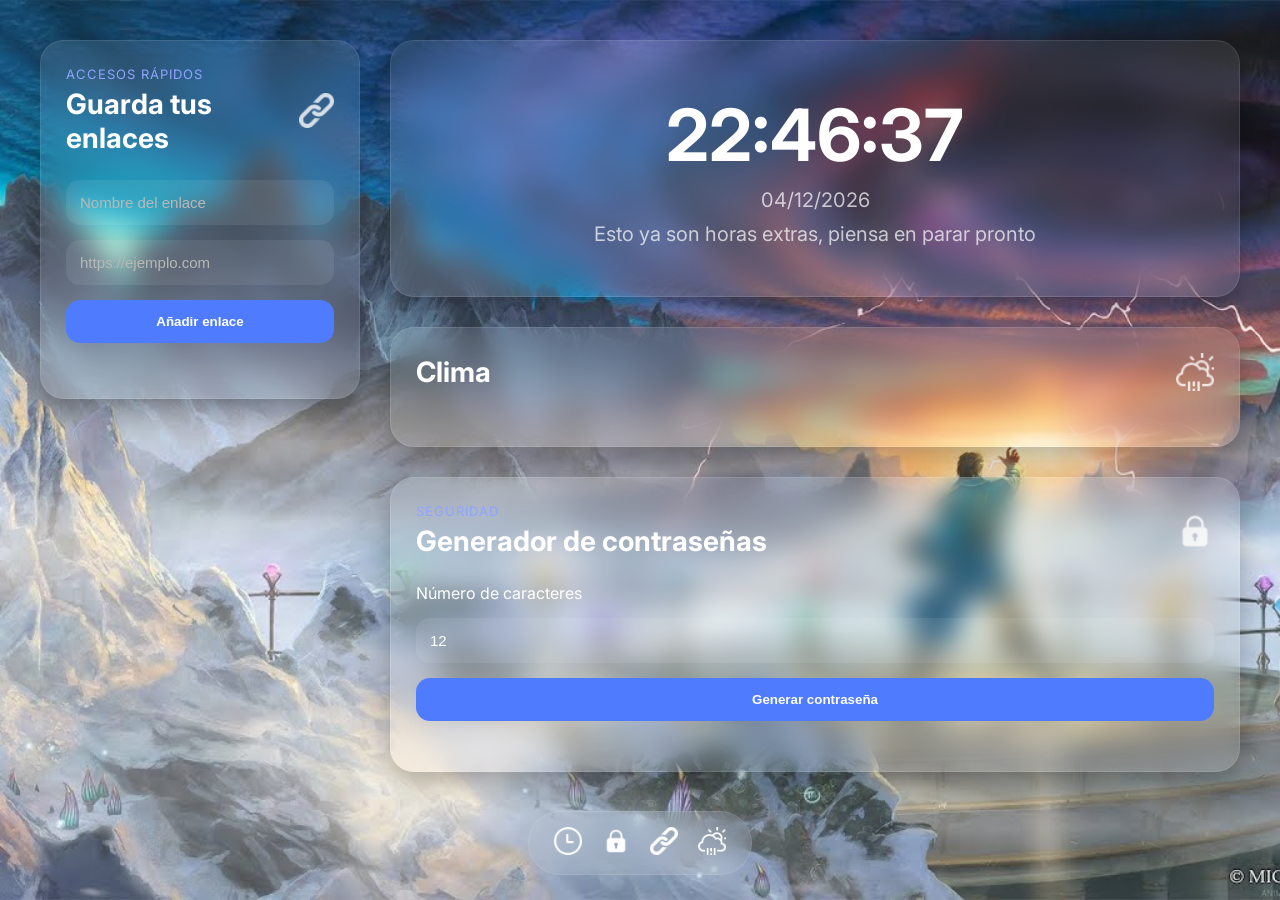
<file: index.html>
<!DOCTYPE html>
<html lang="es">

<head>
  <meta charset="UTF-8">
  <meta name="viewport" content="width=device-width, initial-scale=1.0">
  <link rel="stylesheet" href="./css/style.css">
  <title>Proyecto 1 Miguel del Llano</title>
</head>

<body>

  <main class="dashboard">

    <!-- link -->
    <section class="card shortcuts-panel">

      <div class="section-header">
        <div>
          <p class="section-tag">Accesos rápidos</p>
          <h2>Guarda tus enlaces</h2>
        </div>

        <img src="./assets/img/enlace.png" alt="Enlaces">
      </div>

      <div class="form-box">
        <input type="text" id="nombreurl" placeholder="Nombre del enlace">
        <input type="text" id="url" placeholder="https://ejemplo.com">

        <button id="anadirEnlaceBtn" type="button">
          Añadir enlace
        </button>
      </div>

      <ul id="links" class="links-grid"></ul>

    </section>

    <!-- Reloj Tiempo -->
    <section class="info-column">

      <article class="card clock-card">

        <div id="hora" class="clock-time"></div>
        <div id="fecha" class="clock-date"></div>
        <div id="mensajehora" class="clock-date"></div>
      </article>

      <article class="card weather-card">

        <div class="section-header small">
          <h2>Clima</h2>
          <img src="./assets/img/nube.png" alt="Weather">
        </div>

        <div id="currentWeather"></div>

        <ul id="forecastWeather" class="forecast-list"></ul>

      </article>

    </section>

    <!-- contraseña -->
    <section class="card password-panel">

      <div class="section-header">
        <div>
          <p class="section-tag">Seguridad</p>
          <h2>Generador de contraseñas</h2>
        </div>

        <img src="./assets/img/candado.png" alt="Password">
      </div>

      <div id="generadorpassword" class="password-box">

        <label for="tamaño">
          Número de caracteres
        </label>

        <input type="number" id="longitud" min="12" max="50" value="12">

        <button type="button" onclick="generarPassword()">
          Generar contraseña
        </button>

        <div id="password" class="password-result"></div>

      </div>

    </section>

  </main>

  <!-- footer -->
  <footer class="bottom-nav">
    <a href="./reloj.html">
      <img src="./assets/img/reloj.png" alt="Reloj">
    </a>
    <a href="./password.html">
      <img src="./assets/img/candado.png" alt="Candado">
    </a>
    <a href="./links.html">
      <img src="./assets/img/enlace.png" alt="Links">
    </a>
    <a href="./tiempo.html">
      <img src="./assets/img/nube.png" alt="Clima">
    </a>
  </footer>

  <script src="./js/tiempo.js"></script>
  <script src="./js/reloj.js"></script>
  <script src="./js/password.js"></script>
  <script src="./js/links.js"></script>
  <script src="./js/fondo.js"></script>

</body>

</html>
</file>
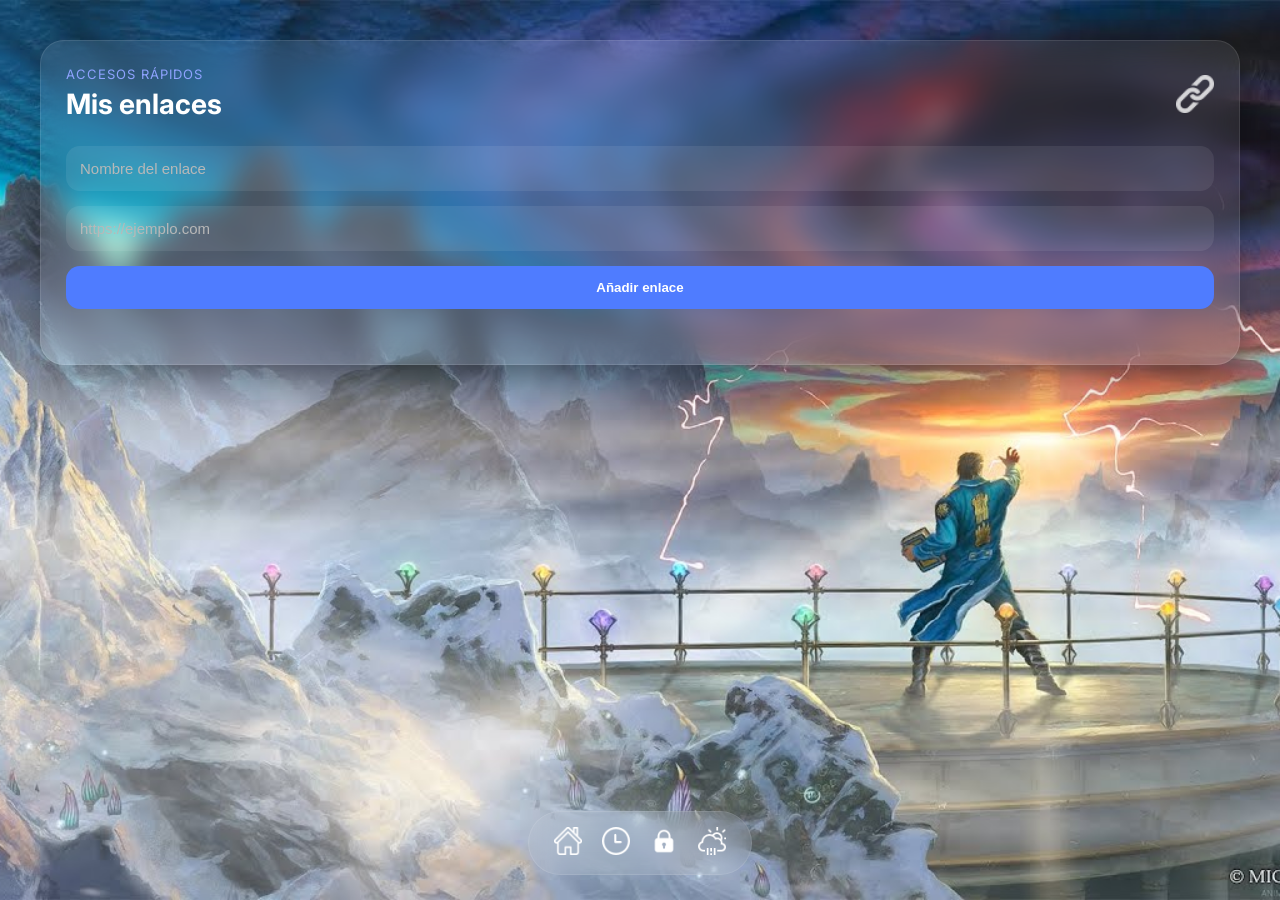
<file: links.html>
<!DOCTYPE html>
<html lang="es">
<head>
  <meta charset="UTF-8">
  <meta name="viewport" content="width=device-width, initial-scale=1.0">
  <link rel="stylesheet" href="./css/style.css">
  <title>Links</title>
</head>
<body>

  <main class="page-container">

    <section class="card links-page">

      <div class="section-header">
        <div>
          <p class="section-tag">Accesos rápidos</p>
          <h2>Mis enlaces</h2>
        </div>

        <img src="./assets/img/enlace.png" alt="Links">
      </div>

      <div class="form-box">

       <input type="text" id="nombreurl" placeholder="Nombre del enlace">
       <input type="text" id="url" placeholder="https://ejemplo.com">

        <button id="anadirEnlaceBtn" type="button">
          Añadir enlace
        </button>

      </div>

     <ul id="links" class="links-grid"></ul>

    </section>

  </main>

  <footer class="bottom-nav">
  <a href="./index.html">
    <img src="./assets/img/home.png" alt="Home">
  </a>
  <a href="./reloj.html">
    <img src="./assets/img/reloj.png" alt="Reloj">
  </a>
  <a href="./password.html">
    <img src="./assets/img/candado.png" alt="Password">
  </a>
  <a href="./tiempo.html">
    <img src="./assets/img/nube.png" alt="Tiempo">
  </a>
</footer>


  <script src="./js/links.js"></script>
  <script src="./js/fondo.js"></script>

</body>
</html>
</file>
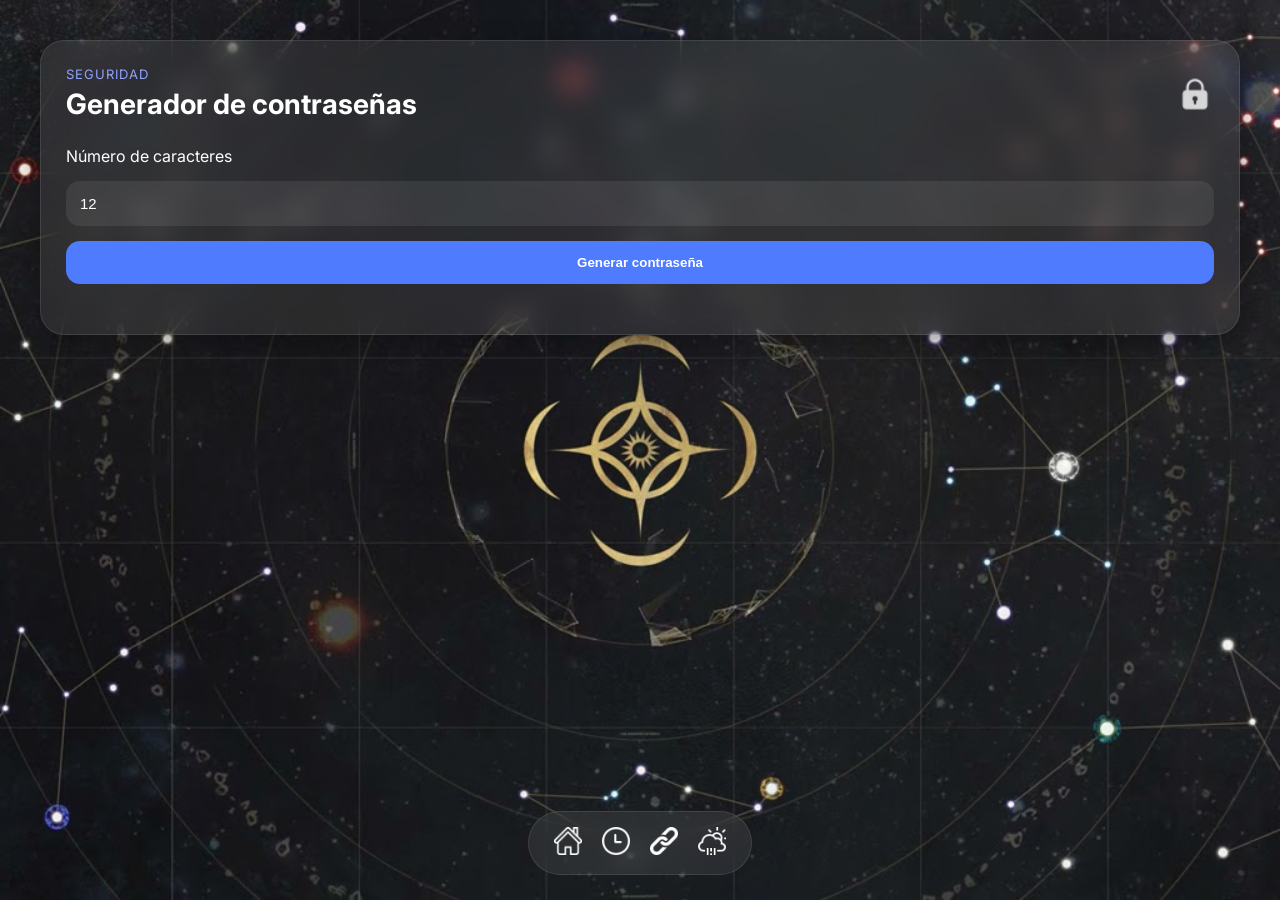
<file: password.html>
<!DOCTYPE html>
<html lang="es">
<head>
  <meta charset="UTF-8">
  <meta name="viewport" content="width=device-width, initial-scale=1.0">
  <link rel="stylesheet" href="./css/style.css">
  <title>Password Generator</title>
</head>
<body>

  <main class="page-container">

   <section class="card password-panel">

      <div class="section-header">
        <div>
          <p class="section-tag">Seguridad</p>
          <h2>Generador de contraseñas</h2>
        </div>

        <img src="./assets/img/candado.png" alt="Password">
      </div>

      <div id="generadorpassword" class="password-box">

        <label for="tamaño">
          Número de caracteres
        </label>

        <input type="number" id="longitud" min="12" max="50" value="12">

        <button type="button" onclick="generarPassword()">
          Generar contraseña
        </button>

        <div id="password" class="password-result"></div>

      </div>

    </section>

  </main>

  <footer class="bottom-nav">
  <a href="./index.html">
    <img src="./assets/img/home.png" alt="Home">
  </a>
  <a href="./reloj.html">
    <img src="./assets/img/reloj.png" alt="Reloj">
  </a>
  <a href="./links.html">
    <img src="./assets/img/enlace.png" alt="Links">
  </a>
  <a href="./tiempo.html">
    <img src="./assets/img/nube.png" alt="Tiempo">
  </a>
</footer>

  <script src="./js/password.js"></script>
  <script src="./js/fondo.js"></script>

</body>
</html>
</file>
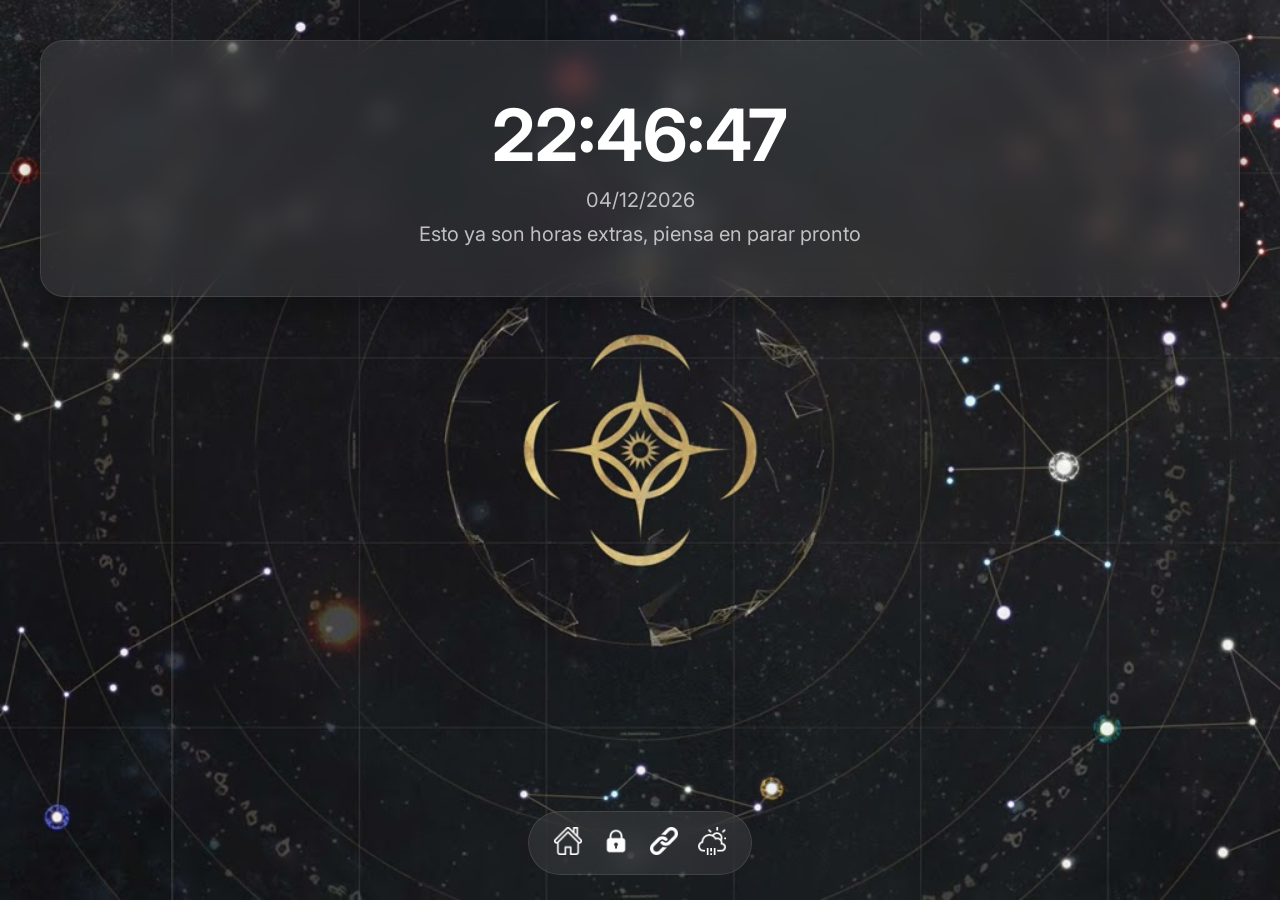
<file: reloj.html>
<!DOCTYPE html>
<html lang="es">
<head>
  <meta charset="UTF-8">
  <meta name="viewport" content="width=device-width, initial-scale=1.0">
  <link rel="stylesheet" href="./css/style.css">
  <title>Reloj</title>
</head>
<body>
   
  <main class="page-container">

     <article class="card clock-card">

        <div id="hora" class="clock-time"></div>
        <div id="fecha" class="clock-date"></div>
        <div id="mensajehora" class="clock-date"></div>
      </article>


  </main>

  <!-- footer -->
 <footer class="bottom-nav">
  <a href="./index.html">
    <img src="./assets/img/home.png" alt="Home">
  </a>
  <a href="./password.html">
    <img src="./assets/img/candado.png" alt="Password">
  </a>
  <a href="./links.html">
    <img src="./assets/img/enlace.png" alt="Links">
  </a>
  <a href="./tiempo.html">
    <img src="./assets/img/nube.png" alt="Tiempo">
  </a>

</footer>

  <script src="./js/reloj.js"></script>
  <script src="./js/fondo.js"></script>

</body>
</html>
</file>
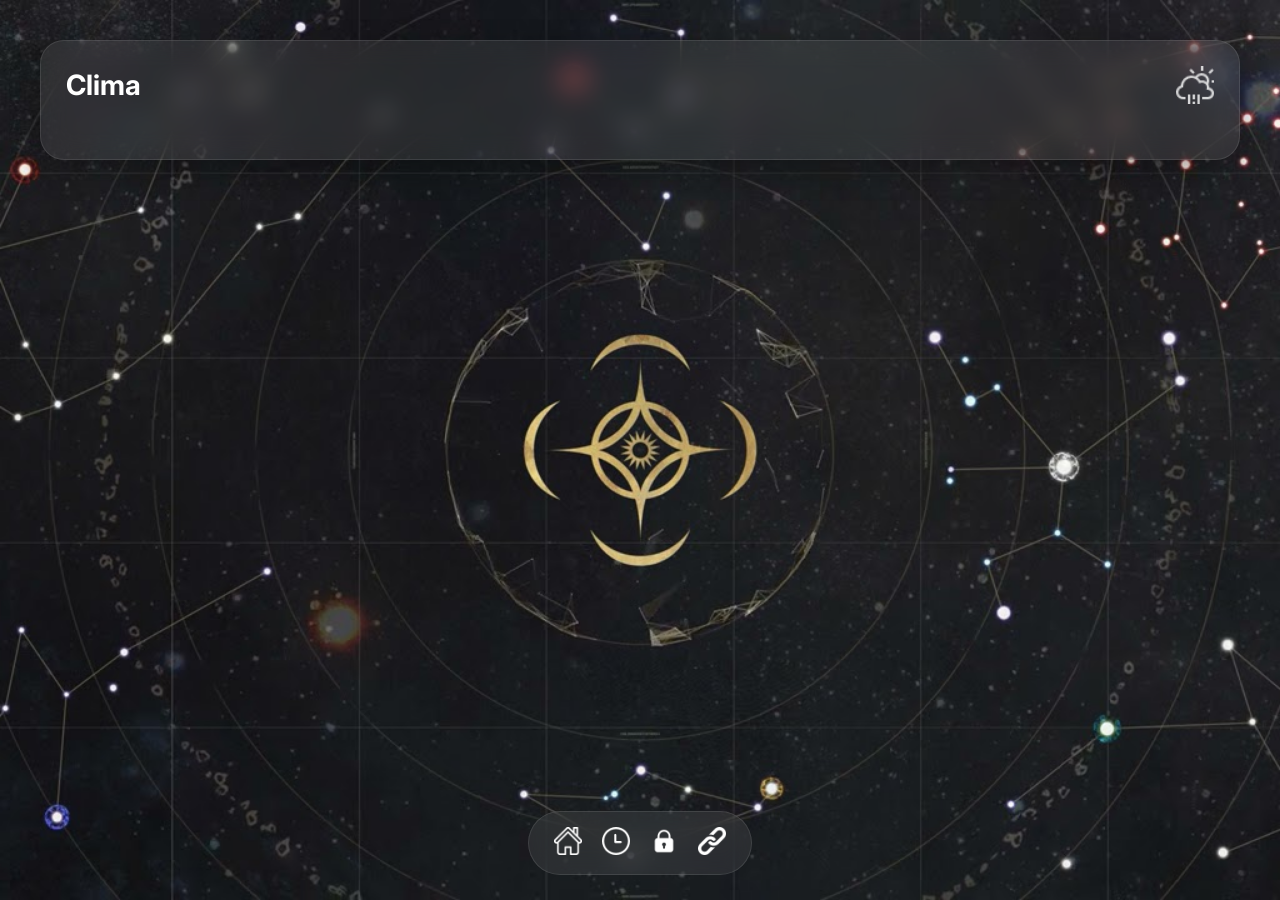
<file: tiempo.html>
<!DOCTYPE html>
<html lang="es">
<head>
  <meta charset="UTF-8">
  <meta name="viewport" content="width=device-width, initial-scale=1.0">
  <link rel="stylesheet" href="./css/style.css">
  <title>Tiempo</title>
</head>
<body>

  <main class="page-container">

   <article class="card weather-card">

        <div class="section-header small">
          <h2>Clima</h2>
          <img src="./assets/img/nube.png" alt="Weather">
        </div>

        <div id="currentWeather"></div>

        <ul id="forecastWeather" class="forecast-list"></ul>

      </article>

  </main>

   <footer class="bottom-nav">
    <a href="./index.html">
        <img src="./assets/img/home.png" alt="Home">
    </a>
    <a href="./reloj.html">
        <img src="./assets/img/reloj.png" alt="Reloj">
    </a>
    <a href="./password.html">
        <img src="./assets/img/candado.png" alt="Password">
    </a>
    <a href="./links.html">
        <img src="./assets/img/enlace.png" alt="Links">
    </a>
   </footer>

  

  <script src="./js/tiempo.js"></script>
  <script src="./js/fondo.js"></script>

</body>
</html>
</file>
<file: css/style.css>
@import url('https://fonts.googleapis.com/css2?family=Inter:wght@400;500;600;700&display=swap');

*{
  margin:0;
  padding:0;
  box-sizing:border-box;
}

body{
  font-family:'Inter', sans-serif;
  min-height:100vh;
  background:#050816;
  color:white;
  background-size:cover;
  background-position:center;
  background-repeat:no-repeat;
  padding:40px;
}

/* DASHBOARD */

.dashboard{
  display:grid;
  grid-template-columns: 320px 1fr;
  gap:30px;
  width:100%;
  max-width:1600px;
  align-items:start;
}

.shortcuts-panel{
  position:sticky;
  top:40px;
}

/* CARD */

.card{
  background:rgba(255,255,255,0.08);
  border:1px solid rgba(255,255,255,0.1);
  backdrop-filter: blur(14px);
  border-radius:24px;
  padding:25px;
  box-shadow:0 10px 30px rgba(0,0,0,0.3);
}

/* HEADERS */

.section-header{
  display:flex;
  justify-content:space-between;
  align-items:center;
  margin-bottom:25px;
}

.section-header.small{
  margin-bottom:15px;
}

.section-header img{
  width:38px;
  filter:invert(1);
  opacity:0.8;
}

.section-tag{
  font-size:13px;
  color:#8fa3ff;
  margin-bottom:5px;
  text-transform:uppercase;
  letter-spacing:1px;
}

.section-header h2{
  font-size:28px;
  font-weight:700;
}

/* FORM */

.form-box,
.password-box{
  display:flex;
  flex-direction:column;
  gap:15px;
}

input{
  width:100%;
  padding:14px;
  border:none;
  border-radius:14px;
  background:rgba(255,255,255,0.08);
  color:white;
  font-size:15px;
  outline:none;
}

input::placeholder{
  color:#b8b8b8;
}

button{
  border:none;
  padding:14px;
  border-radius:14px;
  background:#4f7cff;
  color:white;
  font-weight:600;
  cursor:pointer;
  transition:0.3s;
}

button:hover{
  transform:translateY(-2px);
  background:#6990ff;
}

/* LINKS */

.links-grid{
  margin-top:30px;
  display:grid;
  grid-template-columns:repeat(auto-fill,minmax(140px,1fr));
  gap:15px;
  list-style:none;
}

.links-grid li{
  position:relative;
  background:rgba(255,255,255,0.08);
  border-radius:16px;
  padding:18px;
  min-height:70px;
  display:flex;
  align-items:center;
  justify-content:center;
  transition:0.3s;
}

.links-grid li:hover{
  transform:translateY(-4px);
  background:rgba(255,255,255,0.12);
}

.links-grid li a{
  color:white;
  text-decoration:none;
  font-weight:500;
  text-align:center;
}

.links-grid button{
  position:absolute;
  top:-8px;
  right:-8px;
  width:24px;
  height:24px;
  border-radius:50%;
  padding:0;
  font-size:12px;
}

/* RIGHT COLUMN */

.info-column{
  display:flex;
  flex-direction:column;
  gap:30px;
}

/* CLOCK */

.clock-card{
  text-align:center;
  padding:50px 20px;
}

.clock-time{
  font-size:72px;
  font-weight:700;
}

.clock-date{
  margin-top:10px;
  font-size:20px;
  opacity:0.7;
}

/* WEATHER */

.weather-card{
  flex:1;
}

.forecast-list{
  display:flex;
  gap:20px;
  overflow-x:auto;
  list-style:none;
  margin-top:20px;
}

.weather-card{
  overflow:hidden;
}

.forecast-list{
  padding-bottom:10px;
}

/* PASSWORD */

.password-panel{
  grid-column:2;
}

.password-result{
  margin-top:10px;
  font-size:18px;
  word-break:break-all;
  color:#8fa3ff;
}

/* FOOTER */

.bottom-nav{
  position:fixed;
  bottom:25px;
  left:50%;
  transform:translateX(-50%);
  display:flex;
  gap:20px;
  background:rgba(255,255,255,0.08);
  border:1px solid rgba(255,255,255,0.1);
  backdrop-filter:blur(14px);
  padding:15px 25px;
  border-radius:999px;
}

.bottom-nav a{
  transition:0.3s;
}

.bottom-nav a:hover{
  transform:translateY(-3px);
}

.bottom-nav img{
  width:28px;
  filter:invert(1);
}

/* RESPONSIVE */

@media(max-width: 1000px){

  body{
    padding:20px;
  }

  .dashboard{
    grid-template-columns:1fr;
  }

  .clock-time{
    font-size:52px;
  }

  .password-panel{
    grid-column:auto;
  }

  .bottom-nav{
    width:90%;
    justify-content:center;
  }

}
</file>
